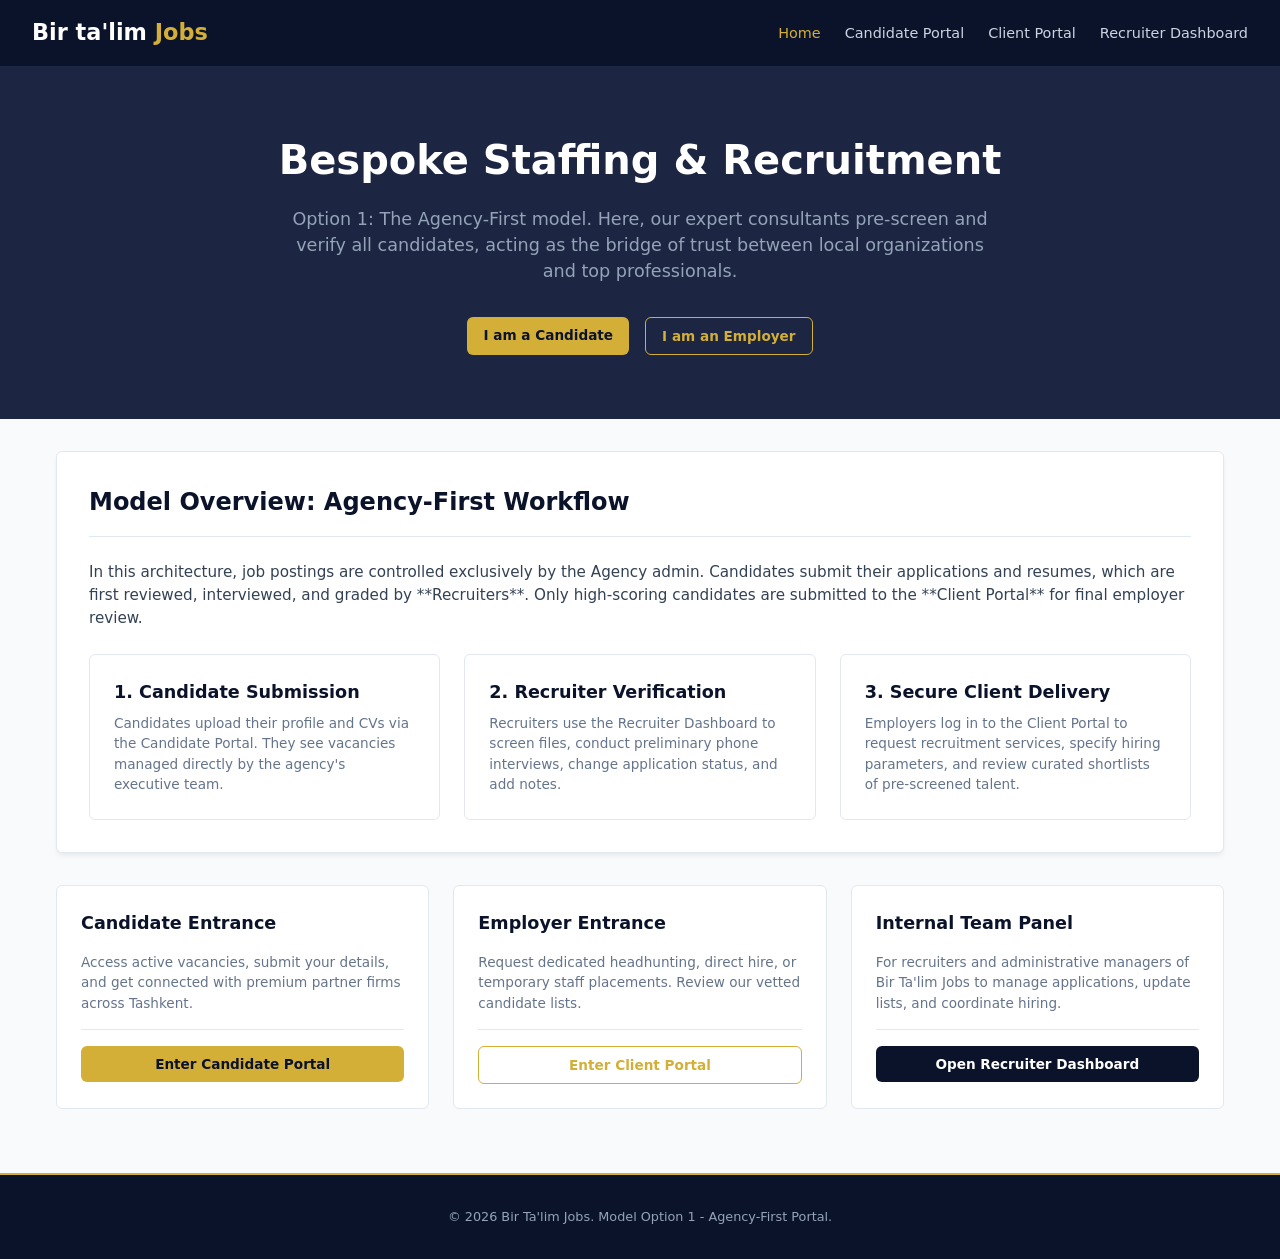
<file: index.html>
<!DOCTYPE html>
  <html lang="en">
  <head>
      <meta charset="UTF-8">
      <meta name="viewport" content="width=device-width, initial-scale=1.0">
      <title>Bir Ta'lim Jobs | Agency Recruitment Portal</title>
    <link rel="stylesheet" href="style.css">
</head>
<body>
    <header class="navbar">
        <div class="logo">Bir ta'lim <span>Jobs</span></div>
        <ul class="nav-links">
            <li><a href="index.html" class="nav-link active">Home</a></li>
            <li><a href="candidate.html" class="nav-link">Candidate Portal</a></li>
            <li><a href="client.html" class="nav-link">Client Portal</a></li>
              <li><a href="recruiter.html" class="nav-link">Recruiter Dashboard</a></li>
          </ul>
      </header>
      <section class="hero">
          <h1>Bespoke Staffing & Recruitment</h1>
          <p>Option 1: The Agency-First model. Here, our expert consultants pre-screen and verify all candidates, acting as the bridge of trust between local organizations and top professionals.</p>
          <div style="display: flex; justify-content: center; gap: 1rem;">
              <a href="candidate.html" class="btn btn-primary">I am a Candidate</a>
              <a href="client.html" class="btn btn-secondary">I am an Employer</a>
          </div>
      </section>
      <div class="container">
          <div class="main-panel" style="margin-bottom: 2rem;">
              <div class="panel-header">
                  <h2 class="panel-title">Model Overview: Agency-First Workflow</h2>
              </div>
              <p style="margin-bottom: 1rem; font-size: 0.95rem;">
                  In this architecture, job postings are controlled exclusively by the Agency admin. Candidates submit their applications and resumes, which are first reviewed, interviewed, and graded by **Recruiters**. Only high-scoring candidates are submitted to the **Client Portal** for final employer review.
              </p>
              <div style="display: grid; grid-template-columns: repeat(auto-fit, minmax(280px, 1fr)); gap: 1.5rem; margin-top: 1.5rem;">
                  <div class="card">
                      <h3 class="card-title">1. Candidate Submission</h3>
                      <p style="font-size: 0.85rem; color: var(--text-light); margin-top: 0.5rem;">Candidates upload their profile and CVs via the Candidate Portal. They see vacancies managed directly by the agency's executive team.</p>
                  </div>
                  <div class="card">
                      <h3 class="card-title">2. Recruiter Verification</h3>
                      <p style="font-size: 0.85rem; color: var(--text-light); margin-top: 0.5rem;">Recruiters use the Recruiter Dashboard to screen files, conduct preliminary phone interviews, change application status, and add notes.</p>
                </div>
                <div class="card">
                    <h3 class="card-title">3. Secure Client Delivery</h3>
                    <p style="font-size: 0.85rem; color: var(--text-light); margin-top: 0.5rem;">Employers log in to the Client Portal to request recruitment services, specify hiring parameters, and review curated shortlists of pre-screened talent.</p>
                  </div>
              </div>
          </div>
          <div class="card-grid">
              <div class="card">
                  <div class="card-header"><span class="card-title">Candidate Entrance</span></div>
                  <div class="card-body">Access active vacancies, submit your details, and get connected with premium partner firms across Tashkent.</div>
                <div class="card-footer"><a href="candidate.html" class="btn btn-primary" style="width: 100%; text-align: center;">Enter Candidate Portal</a></div>
              </div>
              <div class="card">
                  <div class="card-header"><span class="card-title">Employer Entrance</span></div>
                  <div class="card-body">Request dedicated headhunting, direct hire, or temporary staff placements. Review our vetted candidate lists.</div>
                  <div class="card-footer"><a href="client.html" class="btn btn-secondary" style="width: 100%; text-align: center;">Enter Client Portal</a></div>
              </div>
              <div class="card">
                  <div class="card-header"><span class="card-title">Internal Team Panel</span></div>
                <div class="card-body">For recruiters and administrative managers of Bir Ta'lim Jobs to manage applications, update lists, and coordinate hiring.</div>
                  <div class="card-footer"><a href="recruiter.html" class="btn btn-primary" style="width: 100%; text-align: center; background-color: var(--primary-color); color: white;">Open Recruiter Dashboard</a></div>
              </div>
          </div>
      </div>
      <footer>
          <p>&copy; 2026 Bir Ta'lim Jobs. Model Option 1 - Agency-First Portal.</p>
      </footer>
  </body>
  </html>
</file>
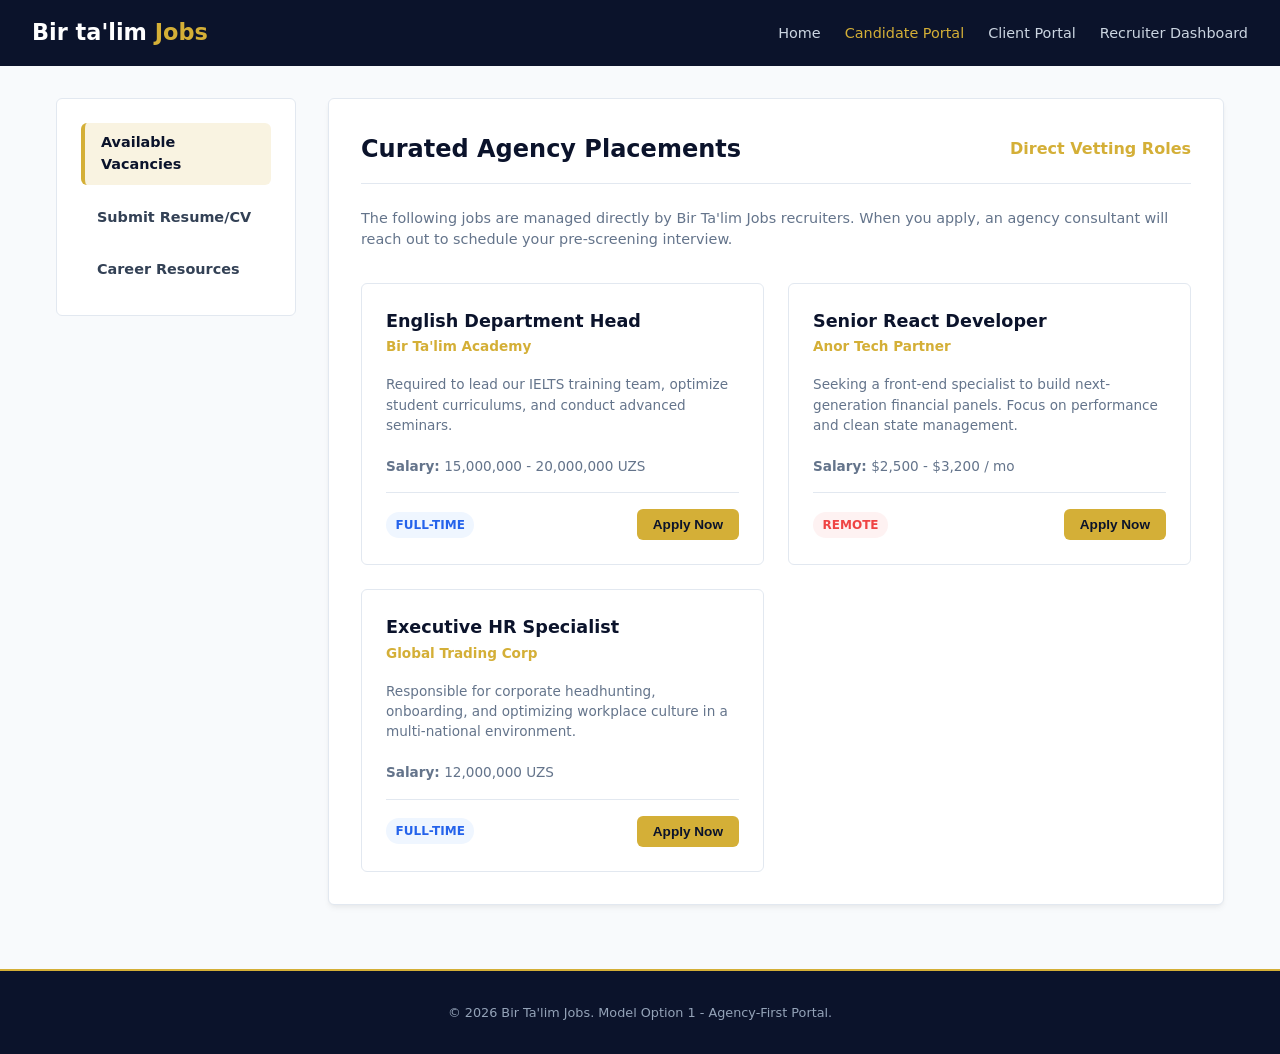
<file: candidate.html>
<!DOCTYPE html>
  <html lang="en">
  <head>
      <meta charset="UTF-8">
      <meta name="viewport" content="width=device-width, initial-scale=1.0">
      <title>Candidate Portal | Bir Ta'lim Jobs</title>
      <link rel="stylesheet" href="style.css">
  </head>
  <body>
      <header class="navbar">
          <div class="logo">Bir ta'lim <span>Jobs</span></div>
        <ul class="nav-links">
            <li><a href="index.html" class="nav-link">Home</a></li>
            <li><a href="candidate.html" class="nav-link active">Candidate Portal</a></li>
              <li><a href="client.html" class="nav-link">Client Portal</a></li>
              <li><a href="recruiter.html" class="nav-link">Recruiter Dashboard</a></li>
          </ul>
      </header>
      <div class="container">
          <div class="dashboard-grid">
              <aside class="sidebar">
                  <ul class="sidebar-menu">
                      <li><a href="#" class="sidebar-link active" onclick="switchTab('jobs')">Available Vacancies</a></li>
                      <li><a href="#" class="sidebar-link" onclick="switchTab('apply')">Submit Resume/CV</a></li>
                      <li><a href="#" class="sidebar-link" onclick="switchTab('resources')">Career Resources</a></li>
                  </ul>
              </aside>
              <main class="main-panel">
                  <div id="tab-jobs" class="tab-content">
                      <div class="panel-header">
                          <h2 class="panel-title">Curated Agency Placements</h2>
                        <span style="font-weight: 600; color: var(--accent-color);">Direct Vetting Roles</span>
                    </div>
                    <p style="margin-bottom: 2rem; color: var(--text-light); font-size: 0.9rem;">
                        The following jobs are managed directly by Bir Ta'lim Jobs recruiters. When you apply, an agency consultant will reach out to schedule your pre-screening interview.
                      </p>
                      <div class="card-grid">
                          <div class="card">
                              <div class="card-header">
                                  <div>
                                      <h3 class="card-title">English Department Head</h3>
                                    <span class="card-subtitle">Bir Ta'lim Academy</span>
                                  </div>
                              </div>
                              <div class="card-body">
                                  Required to lead our IELTS training team, optimize student curriculums, and conduct advanced seminars.
                                  <br><br>
                                  <strong>Salary:</strong> 15,000,000 - 20,000,000 UZS
                              </div>
                              <div class="card-footer">
                                  <span class="badge badge-approved" style="background-color:#eff6ff; color:#2563eb;">Full-Time</span>
                                  <button class="btn btn-primary" onclick="quickApply('English Department Head', 'Bir Ta\'lim Academy')">Apply Now</button>
                              </div>
                          </div>
                          <div class="card">
                              <div class="card-header">
                                  <div>
                                      <h3 class="card-title">Senior React Developer</h3>
                                    <span class="card-subtitle">Anor Tech Partner</span>
                                </div>
                            </div>
                            <div class="card-body">
                                Seeking a front-end specialist to build next-generation financial panels. Focus on performance and clean state management.
                                  <br><br>
                                  <strong>Salary:</strong> $2,500 - $3,200 / mo
                              </div>
                              <div class="card-footer">
                                  <span class="badge badge-approved" style="background-color:#fef2f2; color:#ef4444;">Remote</span>
                                  <button class="btn btn-primary" onclick="quickApply('Senior React Developer', 'Anor Tech Partner')">Apply Now</button>
                              </div>
                          </div>
                          <div class="card">
                              <div class="card-header">
                                  <div>
                                      <h3 class="card-title">Executive HR Specialist</h3>
                                      <span class="card-subtitle">Global Trading Corp</span>
                                </div>
                            </div>
                            <div class="card-body">
                                Responsible for corporate headhunting, onboarding, and optimizing workplace culture in a multi-national environment.
                                  <br><br>
                                  <strong>Salary:</strong> 12,000,000 UZS
                              </div>
                              <div class="card-footer">
                                  <span class="badge badge-approved" style="background-color:#eff6ff; color:#2563eb;">Full-Time</span>
                                  <button class="btn btn-primary" onclick="quickApply('Executive HR Specialist', 'Global Trading Corp')">Apply Now</button>
                              </div>
                          </div>
                      </div>
                  </div>
                  <div id="tab-apply" class="tab-content" style="display: none;">
                      <div class="panel-header">
                          <h2 class="panel-title">Submit Your Application</h2>
                    </div>
                    <form id="candidate-application-form" onsubmit="submitCandidateCV(event)">
                        <div class="form-group">
                            <label for="cand-name">Full Name</label>
                              <input type="text" id="cand-name" required placeholder="Aliyor Karimov">
                          </div>
                          <div class="form-group">
                              <label for="cand-email">Email Address</label>
                              <input type="email" id="cand-email" required placeholder="aliyor@example.com">
                          </div>
                          <div class="form-group">
                              <label for="cand-phone">Phone Number</label>
                              <input type="tel" id="cand-phone" required placeholder="+998 90 123 45 67">
                          </div>
                          <div class="form-group">
                              <label for="cand-job">Desired Position</label>
                              <select id="cand-job" required>
                                  <option value="">Select a vacancy...</option>
                                  <option value="English Department Head">English Department Head</option>
                                <option value="Senior React Developer">Senior React Developer</option>
                                <option value="Executive HR Specialist">Executive HR Specialist</option>
                                <option value="General Executive Application">General Application (No Specific Vacancy)</option>
                            </select>
                                                      </div>
                                                      <div class="form-group">
                                                          <label for="cand-skills">Key Skills (Comma separated)</label>
                            <input type="text" id="cand-skills" required placeholder="React, Node.js, Redux, English C1">
                                                      </div>
                                                      <div class="form-group">
                                                          <label for="cand-bio">Brief Introduction / Covering Letter</label>
                            <textarea id="cand-bio" rows="4" placeholder="Briefly describe your career achievements and why you fit the role..."></textarea>
                                                      </div>
                                                      <button type="submit" class="btn btn-primary" style="width: 100%;">Submit My Resume</button>
                                                  </form>
                                              </div>
                                              <div id="tab-resources" class="tab-content" style="display: none;">
                                                  <div class="panel-header">
                                                      <h2 class="panel-title">Candidate Learning Resources</h2>
                    </div>
                    <div style="display: flex; flex-direction: column; gap: 1.5rem;">
                        <div class="card" style="border-left: 4px solid var(--accent-color);">
                            <h3 class="card-title">How to Structure an Executive Resume</h3>
                                                          <p style="font-size: 0.85rem; color: var(--text-light); margin-top: 0.5rem;">Learn how to highlight your impact, quantitative stats, and structural layout to pass ATS pre-screening tools and grab the recruiter's eye.</p>
                                                      </div>
                                                      <div class="card" style="border-left: 4px solid var(--accent-color);">
                                                          <h3 class="card-title">Ace Your Interview with the STAR Method</h3>
                                                          <p style="font-size: 0.85rem; color: var(--text-light); margin-top: 0.5rem;">Situation, Task, Action, and Result. Master this simple formula to give articulate and memorable answers during your partner interviews.</p>
                                                      </div>
                                                  </div>
                                              </div>
                                          </main>
                                      </div>
                                  </div>
                                  <footer>
                                      <p>&copy; 2026 Bir Ta'lim Jobs. Model Option 1 - Agency-First Portal.</p>
                                  </footer>
                                  <script src="script.js"></script>
                              </body>
                              </html>
</file>
<file: style.css>
:root {
      --primary-color: #0b132b;
      --primary-hover: #1c2541;
      --accent-color: #d4af37;
      --accent-hover: #b8901c;
      --text-color: #334155;
      --text-light: #64748b;
      --bg-light: #f8fafc;
      --bg-white: #ffffff;
      --border-color: #e2e8f0;
      --success-color: #10b981;
      --font-family: 'Inter', system-ui, -apple-system, sans-serif;
      --border-radius: 6px;
      --transition: all 0.2s ease-in-out;
      --shadow: 0 4px 6px -1px rgba(0,0,0,0.05), 0 2px 4px -1px rgba(0,0,0,0.03);
}
* { box-sizing: border-box; margin: 0; padding: 0; }
body { font-family: var(--font-family); color: var(--text-color); background-color: var(--bg-light); line-height: 1.5; }
a { color: inherit; text-decoration: none; }
.navbar { background-color: var(--primary-color); color: white; padding: 1rem 2rem; display: flex; justify-content: space-between; align-items: center; position: sticky; top: 0; z-index: 1000; }
.logo { font-size: 1.4rem; font-weight: 800; }
.logo span { color: var(--accent-color); }
.nav-links { display: flex; gap: 1.5rem; list-style: none; align-items: center; }
.nav-link { font-weight: 500; font-size: 0.9rem; color: #cbd5e1; }
.nav-link:hover, .nav-link.active { color: var(--accent-color); }
.btn { padding: 0.5rem 1rem; border-radius: var(--border-radius); border: none; font-weight: 600; cursor: pointer; transition: var(--transition); font-size: 0.85rem; }
.btn-primary { background-color: var(--accent-color); color: var(--primary-color); }
.btn-primary:hover { background-color: var(--accent-hover); }
.btn-secondary { background-color: transparent; border: 1.5px solid var(--accent-color); color: var(--accent-color); }
.btn-secondary:hover { background-color: var(--accent-color); color: var(--primary-color); }
.btn-danger { background-color: #ef4444; color: white; }
.btn-danger:hover { background-color: #dc2626; }
.btn-success { background-color: var(--success-color); color: white; }
.btn-success:hover { background-color: #059669; }
.hero { background-color: var(--primary-hover); color: white; padding: 4rem 2rem; text-align: center; }
.hero h1 { font-size: 2.5rem; font-weight: 800; margin-bottom: 1rem; }
.hero p { font-size: 1.1rem; color: #94a3b8; max-width: 700px; margin: 0 auto 2rem; }
.container { max-width: 1200px; margin: 2rem auto; padding: 0 1rem; }
.dashboard-grid { display: grid; grid-template-columns: 240px 1fr; gap: 2rem; margin-top: 2rem; }
.sidebar { background-color: white; border: 1px solid var(--border-color); border-radius: var(--border-radius); padding: 1.5rem; height: fit-content; }
.sidebar-menu { list-style: none; display: flex; flex-direction: column; gap: 0.75rem; }
.sidebar-link { display: block; padding: 0.6rem 1rem; border-radius: var(--border-radius); font-weight: 600; font-size: 0.9rem; color: var(--text-color); transition: var(--transition); }
.sidebar-link:hover, .sidebar-link.active { background-color: rgba(212, 175, 55, 0.15); color: var(--primary-color); border-left: 4px solid var(--accent-color); }
.main-panel { background-color: white; border: 1px solid var(--border-color); border-radius: var(--border-radius); padding: 2rem; box-shadow: var(--shadow); }
.panel-header { display: flex; justify-content: space-between; align-items: center; margin-bottom: 1.5rem; border-bottom: 1px solid var(--border-color); padding-bottom: 1rem; }
.panel-title { font-size: 1.5rem; font-weight: 800; color: var(--primary-color); }
.form-group { margin-bottom: 1.25rem; }
.form-group label { display: block; font-weight: 600; margin-bottom: 0.4rem; font-size: 0.85rem; color: var(--primary-color); }
.form-group input, .form-group select, .form-group textarea { width: 100%; padding: 0.6rem 0.8rem; border: 1px solid var(--border-color); border-radius: var(--border-radius); font-family: inherit; font-size: 0.9rem; outline: none; }
.form-group input:focus, .form-group select:focus, .form-group textarea:focus { border-color: var(--accent-color); }
.card-grid { display: grid; grid-template-columns: repeat(auto-fill, minmax(280px, 1fr)); gap: 1.5rem; }
.card { background-color: white; border: 1px solid var(--border-color); border-radius: var(--border-radius); padding: 1.5rem; position: relative; transition: var(--transition); }
.card:hover { transform: translateY(-2px); box-shadow: var(--shadow); }
.card-header { display: flex; justify-content: space-between; align-items: start; margin-bottom: 1rem; }
.card-title { font-size: 1.1rem; font-weight: 700; color: var(--primary-color); }
.card-subtitle { color: var(--accent-color); font-weight: 600; font-size: 0.85rem; }
.card-body { font-size: 0.85rem; color: var(--text-light); margin-bottom: 1rem; }
.card-footer { display: flex; justify-content: space-between; align-items: center; padding-top: 1rem; border-top: 1px solid var(--border-color); }
table { width: 100%; border-collapse: collapse; margin-top: 1rem; text-align: left; }
th { background-color: var(--bg-light); padding: 0.75rem 1rem; font-weight: 700; font-size: 0.85rem; text-transform: uppercase; color: var(--text-light); border-bottom: 2px solid var(--border-color); }
td { padding: 1rem; font-size: 0.85rem; border-bottom: 1px solid var(--border-color); }
tr:hover { background-color: var(--bg-light); }
.badge { display: inline-block; padding: 0.25rem 0.6rem; font-size: 0.75rem; font-weight: 700; border-radius: 50px; text-transform: uppercase; }
.badge-pending { background-color: #fef3c7; color: #d97706; }
.badge-approved { background-color: #d1fae5; color: #059669; }
.badge-rejected { background-color: #fee2e2; color: #dc2626; }
footer { background-color: var(--primary-color); color: #94a3b8; padding: 2rem; text-align: center; margin-top: 4rem; font-size: 0.8rem; border-top: 2px solid var(--accent-color); }
</file>
